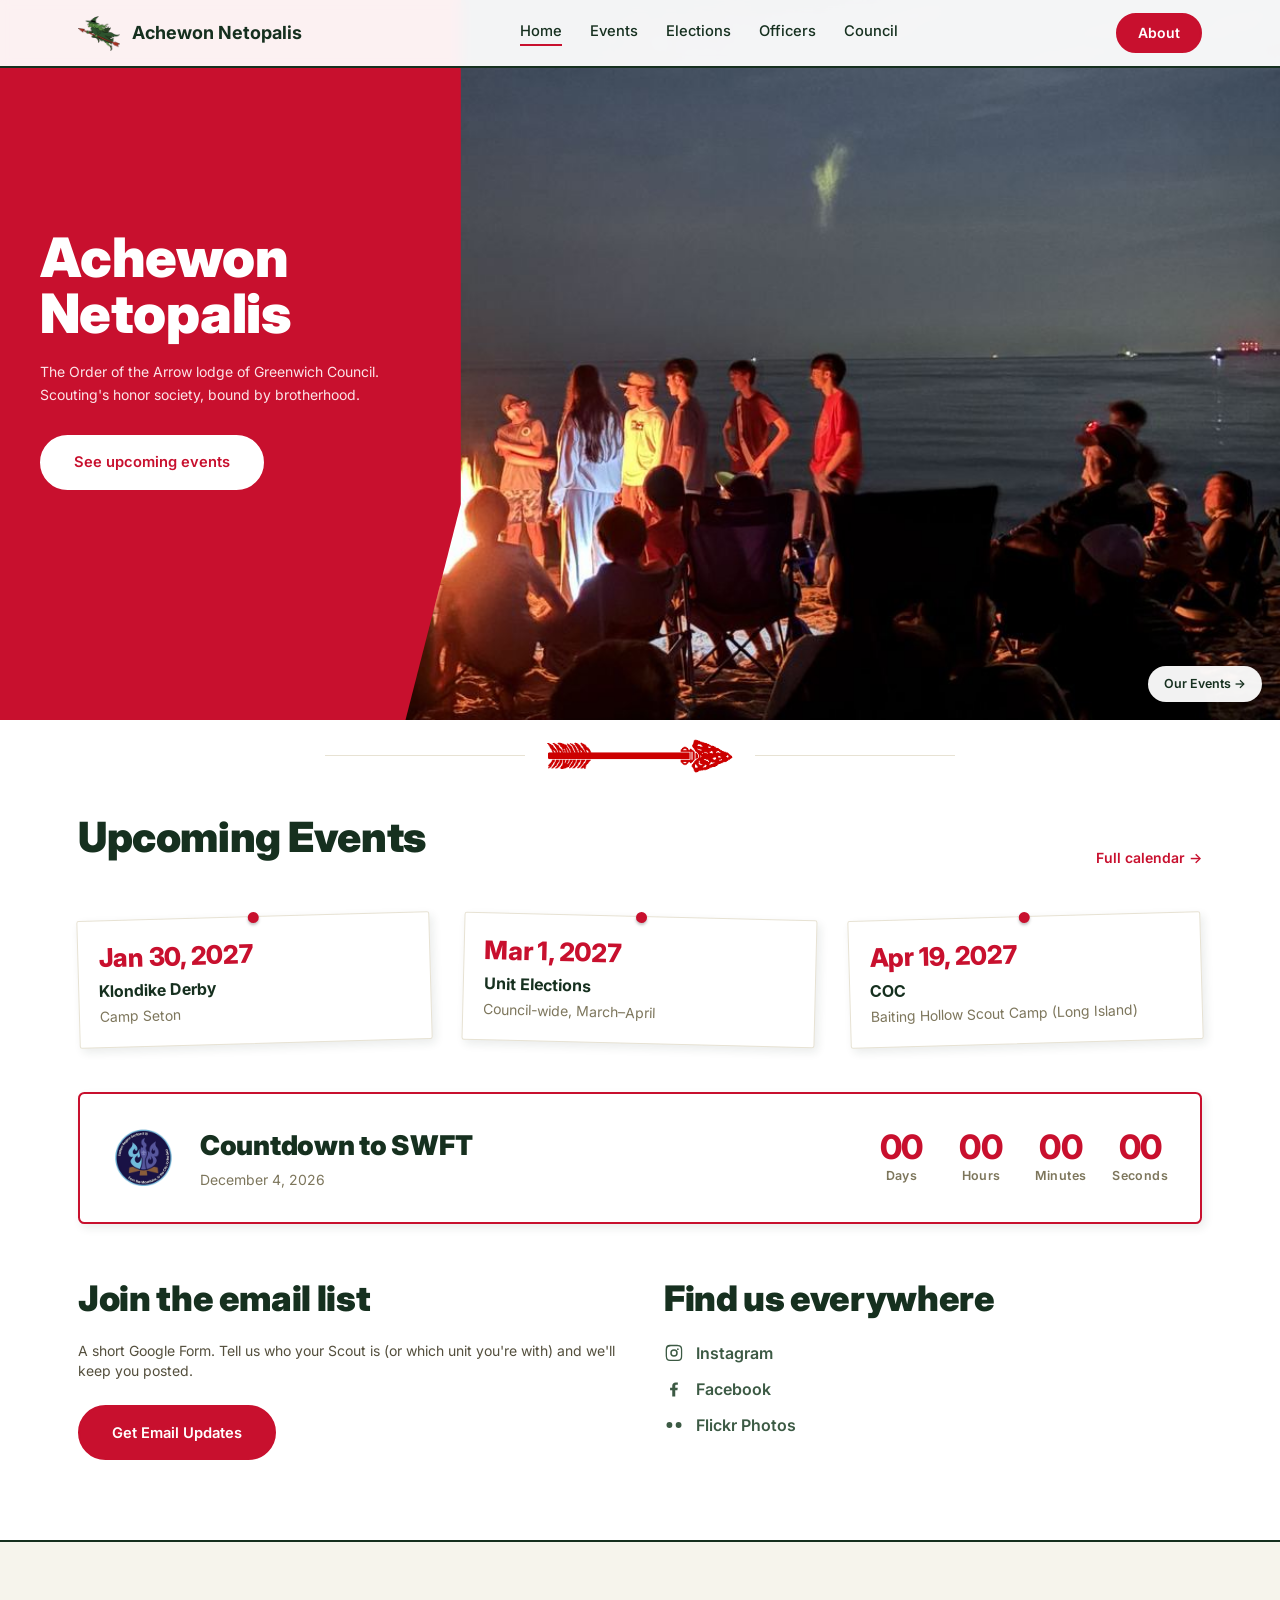
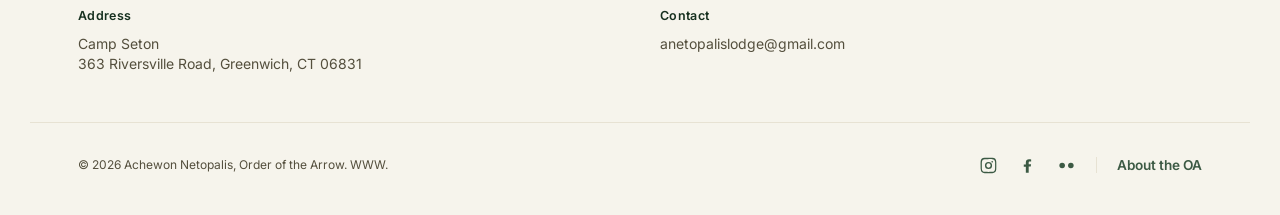
<file: index.html>
<!DOCTYPE html>
<html lang="en">
<head>
<meta charset="UTF-8">
<meta name="viewport" content="width=device-width, initial-scale=1.0">
<title>Achewon Netopalis | Order of the Arrow</title>
<meta name="description" content="Achewon Netopalis is the Order of the Arrow lodge of Greenwich Council. Find upcoming events, elections, officers, and ways to get involved.">
<link rel="preconnect" href="https://fonts.gstatic.com" crossorigin>
<!-- Speeds up loading of the first hero photo. If you change the FIRST filename
     listed in hero-images.js, update this href to match. -->
<link rel="preload" as="image" href="assets/Hero/IMG_3923.jpeg" fetchpriority="high">
<link rel="icon" type="image/png" href="assets/logo.png">
<link rel="preconnect" href="https://fonts.googleapis.com">
<link rel="stylesheet" href="assets/styles.css">
<link rel="preload" as="style" href="https://fonts.googleapis.com/css2?family=Inter:wght@400;500;600;700;800;900&display=swap">
<link rel="stylesheet" href="https://fonts.googleapis.com/css2?family=Inter:wght@400;500;600;700;800;900&display=swap" media="print" onload="this.media='all'">
<noscript><link rel="stylesheet" href="https://fonts.googleapis.com/css2?family=Inter:wght@400;500;600;700;800;900&display=swap"></noscript>
</head>
<body class="w-full" data-page="home">

<header class="fixed top-0 left-0 right-0 z-50" style="background:rgba(255,255,255,0.94); backdrop-filter:blur(6px); border-bottom:2px solid var(--forest);">
  <div class="fluid flex items-center justify-between py-3">
    <a href="./" class="flex items-center gap-3 shrink-0">
      <img src="assets/logo.png" alt="Achewon Netopalis emblem" width="100" height="100" class="shrink-0" style="height:42px; width:auto; object-fit:contain;">
      <span class="font-bold text-lg leading-tight" style="color:var(--forest);">Achewon Netopalis</span>
    </a>
    <nav class="hidden md:flex items-center gap-7" style="color:var(--forest);">
      <a href="./" class="nav-link active">Home</a>
      <a href="events/" class="nav-link">Events</a>
      <a href="elections/" class="nav-link">Elections</a>
      <a href="officers/" class="nav-link">Officers</a>
      <a href="https://www.greenwichscouting.org/" target="_blank" rel="noopener" class="nav-link">Council</a>
    </nav>
    <a href="https://oa-scouting.org/about" target="_blank" rel="noopener" class="hidden md:inline-flex btn-fill !py-2 !px-5 !text-sm">About</a>
    <button id="menu-btn" class="md:hidden" style="color:var(--forest);" aria-label="Toggle menu">
      <svg id="icon-open" width="26" height="26" viewBox="0 0 24 24" fill="none" stroke="currentColor" stroke-width="2" stroke-linecap="round"><line x1="3" y1="6" x2="21" y2="6"/><line x1="3" y1="12" x2="21" y2="12"/><line x1="3" y1="18" x2="21" y2="18"/></svg>
      <svg id="icon-close" width="26" height="26" viewBox="0 0 24 24" fill="none" stroke="currentColor" stroke-width="2" stroke-linecap="round" class="hidden"><line x1="18" y1="6" x2="6" y2="18"/><line x1="6" y1="6" x2="18" y2="18"/></svg>
    </button>
  </div>
  <div id="mobile-menu" class="md:hidden">
    <div class="fluid flex flex-col gap-1 pb-5 text-sm" style="color:var(--forest);">
      <a href="./" class="nav-link py-2 border-b" style="border-color:var(--line);">Home</a>
      <a href="events/" class="nav-link py-2 border-b" style="border-color:var(--line);">Events</a>
      <a href="elections/" class="nav-link py-2 border-b" style="border-color:var(--line);">Elections</a>
      <a href="officers/" class="nav-link py-2 border-b" style="border-color:var(--line);">Officers</a>
      <a href="https://www.greenwichscouting.org/" target="_blank" rel="noopener" class="nav-link py-2">Greenwich Council</a>
    </div>
  </div>
</header>

<main>
<!-- HERO -->
<section class="relative w-full overflow-hidden md:min-h-[min(88vh,720px)]" style="background:var(--bone);">
  <!-- Photos are added automatically from hero-images.js. Edit that file, not this one. -->
  <div id="hero-photos" class="relative h-72 sm:h-96 md:absolute md:inset-0 md:h-auto">
    <a href="events/" class="event-badge" style="bottom:1.1rem; right:1.1rem;">Our Events &rarr;</a>
  </div>
  <script src="hero-images.js"></script>
  <script>
    initHeroPhotos('hero-photos', 5);
  </script>

  <div class="relative w-full md:absolute md:top-0 md:left-0 md:h-full md:w-[min(36%,520px)] angle-panel flex items-center" style="background:var(--red);">
    <div class="hero-reveal px-6 sm:px-10 py-10 w-full">
      <h1 class="headline leading-[1.02] mb-5" style="font-size:clamp(2.1rem,4.6vw,3.4rem); color:#fff;">Achewon Netopalis</h1>
      <p class="mb-7 text-sm leading-relaxed" style="color:#fce4e8; max-width:22rem;">The Order of the Arrow lodge of Greenwich Council. Scouting's honor society, bound by brotherhood.</p>
      <div class="flex flex-col items-start gap-3">
        <a href="#events" class="btn-fill-onred">See upcoming events</a>
      </div>
    </div>
  </div>
</section>

<!-- ARROW DIVIDER -->
<div class="w-full flex items-center justify-center gap-5" style="padding-top:1.1rem; padding-bottom:0;">
  <div class="flex-1 h-px" style="background:var(--line); max-width:200px;"></div>
  <div class="arrow-divider-wrap">
    <img src="assets/oaarrow.png" alt="" width="99" height="524">
  </div>
  <div class="flex-1 h-px" style="background:var(--line); max-width:200px;"></div>
</div>

<!-- EVENTS: pinned-note tiles -->
<section id="events" class="w-full pt-6 pb-2 sm:pt-8 sm:pb-4">
  <div class="fluid">
    <div class="flex items-end justify-between mb-12 flex-wrap gap-4">
      <div>
        <h2 class="headline" style="font-size:clamp(1.9rem,3.4vw,2.6rem); color:var(--forest);">Upcoming Events</h2>
      </div>
      <a href="events/" class="font-semibold text-sm" style="color:var(--red);">Full calendar &rarr;</a>
    </div>
    <!-- This grid is filled in automatically from events-data.js. Add/edit events there, not here. -->
    <div id="events-grid" class="grid sm:grid-cols-3 gap-10 sm:gap-8"></div>

    <!-- SWFT COUNTDOWN -->
    <div class="flex flex-col sm:flex-row sm:items-center gap-6 p-6 sm:p-8 mt-10 sm:mt-12" style="background:#fff; border:2px solid var(--red); border-radius:0.4rem; box-shadow:3px 4px 10px rgba(22,48,31,0.09);">
      <img src="assets/SectionE18.png" alt="Section E18" width="160" height="160" class="shrink-0" style="width:64px; height:64px; object-fit:contain;">
      <div class="flex-1 flex flex-col sm:flex-row sm:items-center sm:justify-between gap-6">
        <div>
          <h3 class="headline" style="font-size:clamp(1.3rem,2.2vw,1.7rem); color:var(--forest);">Countdown to SWFT</h3>
          <p class="text-sm mt-1" style="color:#7d765c;">December 4, 2026</p>
        </div>
        <div id="swft-countdown" class="grid grid-cols-4 gap-4 sm:gap-6 text-center">
          <div>
            <div id="swft-days" class="note-date" style="font-size:clamp(1.6rem,3vw,2.1rem);">00</div>
            <div class="kicker mt-1" style="color:#7d765c;">Days</div>
          </div>
          <div>
            <div id="swft-hours" class="note-date" style="font-size:clamp(1.6rem,3vw,2.1rem);">00</div>
            <div class="kicker mt-1" style="color:#7d765c;">Hours</div>
          </div>
          <div>
            <div id="swft-minutes" class="note-date" style="font-size:clamp(1.6rem,3vw,2.1rem);">00</div>
            <div class="kicker mt-1" style="color:#7d765c;">Minutes</div>
          </div>
          <div>
            <div id="swft-seconds" class="note-date" style="font-size:clamp(1.6rem,3vw,2.1rem);">00</div>
            <div class="kicker mt-1" style="color:#7d765c;">Seconds</div>
          </div>
        </div>
      </div>
    </div>
    <script>
      (function () {
        const target = new Date('2026-12-04T00:00:00');
        const daysEl = document.getElementById('swft-days');
        const hoursEl = document.getElementById('swft-hours');
        const minutesEl = document.getElementById('swft-minutes');
        const secondsEl = document.getElementById('swft-seconds');

        function pad(n) { return String(n).padStart(2, '0'); }

        function tick() {
          const diff = target - new Date();
          if (diff <= 0) {
            daysEl.textContent = '00';
            hoursEl.textContent = '00';
            minutesEl.textContent = '00';
            secondsEl.textContent = '00';
            clearInterval(timer);
            return;
          }
          const days = Math.floor(diff / (1000 * 60 * 60 * 24));
          const hours = Math.floor((diff / (1000 * 60 * 60)) % 24);
          const minutes = Math.floor((diff / (1000 * 60)) % 60);
          const seconds = Math.floor((diff / 1000) % 60);
          daysEl.textContent = pad(days);
          hoursEl.textContent = pad(hours);
          minutesEl.textContent = pad(minutes);
          secondsEl.textContent = pad(seconds);
        }

        tick();
        const timer = setInterval(tick, 1000);
      })();
    </script>
  </div>
</section>

<!-- EVENT DETAIL MODAL: white card, red border, arrow tucked inside near the bottom -->
<div id="event-modal" onclick="closeModalOnBackdrop(event)">
  <div class="modal-card">
    <button class="modal-close" onclick="closeEventModal()" aria-label="Close">
      <svg width="20" height="20" viewBox="0 0 24 24" fill="none" stroke="currentColor" stroke-width="2" stroke-linecap="round"><line x1="18" y1="6" x2="6" y2="18"/><line x1="6" y1="6" x2="18" y2="18"/></svg>
    </button>
    <p id="modal-date" class="kicker mb-3" style="color:var(--red);"></p>
    <h3 id="modal-title" class="font-bold" style="font-size:1.7rem; color:var(--forest);"></h3>
    <p id="modal-location" class="mt-2 mb-5" style="font-size:1rem; color:#7d765c;"></p>
    <p id="modal-desc" class="leading-relaxed" style="font-size:1.05rem; color:#544f3d;"></p>
    <a id="modal-link" href="#" target="_blank" rel="noopener" class="btn-fill !py-2.5 !px-6 mt-5" hidden>Register</a>
    <div class="modal-arrow-wrap">
      <img src="assets/oaarrow.png" alt="" width="99" height="524">
    </div>
  </div>
</div>

<!-- EMAIL LIST + SOCIALS: combined side by side -->
<section id="email-list" class="w-full pt-6 pb-16 sm:pt-8 sm:pb-20">
  <div class="fluid grid md:grid-cols-2 gap-12 items-start">
    <div>
      <h2 class="headline mb-4" style="font-size:clamp(1.7rem,2.8vw,2.2rem); color:var(--forest);">Join the email list</h2>
      <p class="text-sm mb-6" style="color:#544f3d;">A short Google Form. Tell us who your Scout is (or which unit you're with) and we'll keep you posted.</p>
      <a href="https://forms.gle/zYBpZf2CGtXcBHscA" target="_blank" rel="noopener" class="btn-fill">Get Email Updates</a>
    </div>
    <div>
      <h2 class="headline mb-4" style="font-size:clamp(1.7rem,2.8vw,2.2rem); color:var(--forest);">Find us everywhere</h2>
      <div class="flex flex-col gap-3">
        <a href="https://www.instagram.com/achewonnetopalis/" target="_blank" rel="noopener" class="flex items-center gap-3 font-semibold" style="color:var(--forest-soft);" onmouseover="this.style.color='#c8102e'" onmouseout="this.style.color='#3c5a44'">
          <svg width="20" height="20" viewBox="0 0 24 24" fill="currentColor"><path d="M12 2.2c3.2 0 3.6 0 4.9.07 3.3.15 4.8 1.7 4.9 4.9.07 1.3.07 1.6.07 4.8s0 3.6-.07 4.8c-.15 3.2-1.7 4.8-4.9 4.9-1.3.07-1.6.07-4.9.07s-3.6 0-4.9-.07c-3.2-.15-4.8-1.7-4.9-4.9C2 15.6 2 15.3 2 12s0-3.6.07-4.9c.15-3.2 1.7-4.8 4.9-4.9C8.4 2.2 8.7 2.2 12 2.2zm0 1.8c-3.1 0-3.5 0-4.7.07-2.3.1-3.5 1.3-3.6 3.6C3.6 8.7 3.6 9 3.6 12s0 3.3.07 4.4c.1 2.3 1.3 3.5 3.6 3.6 1.2.07 1.6.07 4.7.07s3.5 0 4.7-.07c2.3-.1 3.5-1.3 3.6-3.6.07-1.1.07-1.4.07-4.4s0-3.3-.07-4.4c-.1-2.3-1.3-3.5-3.6-3.6-1.2-.07-1.6-.07-4.7-.07zm0 3.5a4.5 4.5 0 1 1 0 9 4.5 4.5 0 0 1 0-9zm0 1.8a2.7 2.7 0 1 0 0 5.4 2.7 2.7 0 0 0 0-5.4zm5.7-1.9a1.05 1.05 0 1 1-2.1 0 1.05 1.05 0 0 1 2.1 0z"/></svg>
          Instagram
        </a>
        <a href="https://www.facebook.com/profile.php?id=61592514915849" target="_blank" rel="noopener" class="flex items-center gap-3 font-semibold" style="color:var(--forest-soft);" onmouseover="this.style.color='#c8102e'" onmouseout="this.style.color='#3c5a44'">
          <svg width="20" height="20" viewBox="0 0 24 24" fill="currentColor"><path d="M13.5 21v-7.6h2.6l.4-3h-3v-1.9c0-.87.24-1.46 1.5-1.46h1.6V4.34C15.9 4.24 15 4.18 13.9 4.18c-2.4 0-4 1.44-4 4.1v2.3H7.3v3h2.6V21h3.6z"/></svg>
          Facebook
        </a>
        <a href="https://www.flickr.com/photos/204835297@N02/" target="_blank" rel="noopener" class="flex items-center gap-3 font-semibold" style="color:var(--forest-soft);" onmouseover="this.style.color='#c8102e'" onmouseout="this.style.color='#3c5a44'">
          <svg width="20" height="20" viewBox="0 0 24 24" fill="currentColor"><circle cx="6.5" cy="12" r="3.5"/><circle cx="17.5" cy="12" r="3.5"/></svg>
          Flickr Photos
        </a>
      </div>
    </div>
  </div>
</section>
</main>

<footer class="w-full pt-16 pb-10" style="background:var(--bone); border-top:2px solid var(--forest);">
  <div class="fluid grid sm:grid-cols-2 gap-10 text-sm mb-12" style="color:#544f3d;">
    <div>
      <p class="kicker mb-2" style="color:var(--forest);">Address</p>
      <p>Camp Seton<br>363 Riversville Road, Greenwich, CT 06831</p>
    </div>
    <div>
      <p class="kicker mb-2" style="color:var(--forest);">Contact</p>
      <p>anetopalislodge@gmail.com</p>
    </div>
  </div>
  <div class="fluid flex flex-col sm:flex-row items-center justify-between gap-6 pt-8 border-t" style="border-color:var(--line);">
    <p class="text-xs" style="color:#544f3d;">&copy; 2026 Achewon Netopalis, Order of the Arrow. WWW.</p>
    <div class="flex items-center gap-5">
      <a href="https://www.instagram.com/achewonnetopalis/" target="_blank" rel="noopener" aria-label="Instagram" style="color:var(--forest-soft);" onmouseover="this.style.color='#c8102e'" onmouseout="this.style.color='#3c5a44'">
        <svg width="19" height="19" viewBox="0 0 24 24" fill="currentColor"><path d="M12 2.2c3.2 0 3.6 0 4.9.07 3.3.15 4.8 1.7 4.9 4.9.07 1.3.07 1.6.07 4.8s0 3.6-.07 4.8c-.15 3.2-1.7 4.8-4.9 4.9-1.3.07-1.6.07-4.9.07s-3.6 0-4.9-.07c-3.2-.15-4.8-1.7-4.9-4.9C2 15.6 2 15.3 2 12s0-3.6.07-4.9c.15-3.2 1.7-4.8 4.9-4.9C8.4 2.2 8.7 2.2 12 2.2zm0 1.8c-3.1 0-3.5 0-4.7.07-2.3.1-3.5 1.3-3.6 3.6C3.6 8.7 3.6 9 3.6 12s0 3.3.07 4.4c.1 2.3 1.3 3.5 3.6 3.6 1.2.07 1.6.07 4.7.07s3.5 0 4.7-.07c2.3-.1 3.5-1.3 3.6-3.6.07-1.1.07-1.4.07-4.4s0-3.3-.07-4.4c-.1-2.3-1.3-3.5-3.6-3.6-1.2-.07-1.6-.07-4.7-.07zm0 3.5a4.5 4.5 0 1 1 0 9 4.5 4.5 0 0 1 0-9zm0 1.8a2.7 2.7 0 1 0 0 5.4 2.7 2.7 0 0 0 0-5.4zm5.7-1.9a1.05 1.05 0 1 1-2.1 0 1.05 1.05 0 0 1 2.1 0z"/></svg>
      </a>
      <a href="https://www.facebook.com/profile.php?id=61592514915849" target="_blank" rel="noopener" aria-label="Facebook" style="color:var(--forest-soft);" onmouseover="this.style.color='#c8102e'" onmouseout="this.style.color='#3c5a44'">
        <svg width="19" height="19" viewBox="0 0 24 24" fill="currentColor"><path d="M13.5 21v-7.6h2.6l.4-3h-3v-1.9c0-.87.24-1.46 1.5-1.46h1.6V4.34C15.9 4.24 15 4.18 13.9 4.18c-2.4 0-4 1.44-4 4.1v2.3H7.3v3h2.6V21h3.6z"/></svg>
      </a>
      <a href="https://www.flickr.com/photos/204835297@N02/" target="_blank" rel="noopener" aria-label="Flickr" style="color:var(--forest-soft);" onmouseover="this.style.color='#c8102e'" onmouseout="this.style.color='#3c5a44'">
        <svg width="19" height="19" viewBox="0 0 24 24" fill="currentColor"><circle cx="6.5" cy="12" r="3.5"/><circle cx="17.5" cy="12" r="3.5"/></svg>
      </a>
      <span style="width:1px; height:16px; background:var(--line);"></span>
      <a href="https://oa-scouting.org/about" target="_blank" rel="noopener" class="font-semibold" style="color:var(--forest-soft); font-size:0.85rem;" onmouseover="this.style.color='#c8102e'" onmouseout="this.style.color='#3c5a44'">About the OA</a>
    </div>
  </div>
</footer>

<script src="events-data.js"></script>
<script>
  const menuBtn = document.getElementById('menu-btn');
  const menu = document.getElementById('mobile-menu');
  const iconOpen = document.getElementById('icon-open');
  const iconClose = document.getElementById('icon-close');
  menuBtn.addEventListener('click', () => {
    menu.classList.toggle('open');
    iconOpen.classList.toggle('hidden');
    iconClose.classList.toggle('hidden');
  });

  // Show the next 3 upcoming events. Edit events-data.js to change what shows here.
  renderEventTiles('events-grid', 3);
</script>
</body>
</html>
</file>
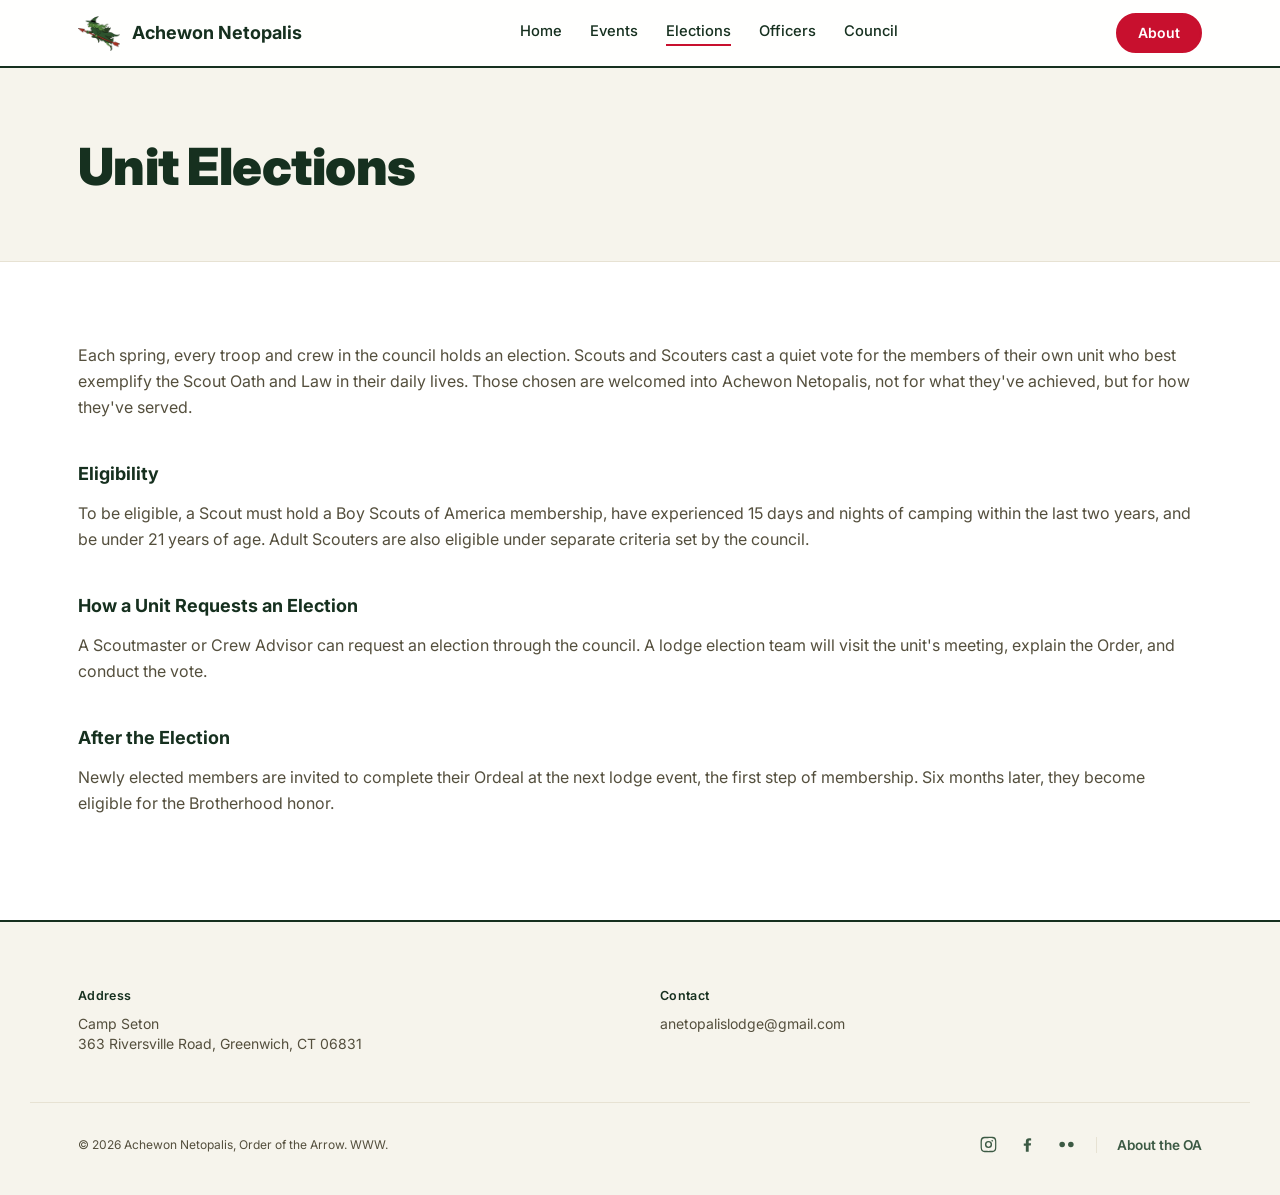
<file: elections/index.html>
<!DOCTYPE html>
<html lang="en">
<head>
<meta charset="UTF-8">
<meta name="viewport" content="width=device-width, initial-scale=1.0">
<title>Elections | Achewon Netopalis</title>
<meta name="description" content="How unit elections work for Achewon Netopalis, the Order of the Arrow lodge of Greenwich Council: eligibility, the election process, and what happens after.">
<link rel="icon" type="image/png" href="../assets/logo.png">
<link rel="preconnect" href="https://fonts.googleapis.com">
<link rel="preconnect" href="https://fonts.gstatic.com" crossorigin>
<link rel="stylesheet" href="../assets/styles.css">
<link rel="preload" as="style" href="https://fonts.googleapis.com/css2?family=Inter:wght@400;500;600;700;800;900&display=swap">
<link rel="stylesheet" href="https://fonts.googleapis.com/css2?family=Inter:wght@400;500;600;700;800;900&display=swap" media="print" onload="this.media='all'">
<noscript><link rel="stylesheet" href="https://fonts.googleapis.com/css2?family=Inter:wght@400;500;600;700;800;900&display=swap"></noscript>
</head>
<body class="w-full" data-page="elections">

<header class="fixed top-0 left-0 right-0 z-50" style="background:rgba(255,255,255,0.94); backdrop-filter:blur(6px); border-bottom:2px solid var(--forest);">
  <div class="fluid flex items-center justify-between py-3">
    <a href="../" class="flex items-center gap-3 shrink-0">
      <img src="../assets/logo.png" alt="Achewon Netopalis emblem" width="100" height="100" class="shrink-0" style="height:42px; width:auto; object-fit:contain;">
      <span class="font-bold text-lg leading-tight" style="color:var(--forest);">Achewon Netopalis</span>
    </a>
    <nav class="hidden md:flex items-center gap-7" style="color:var(--forest);">
      <a href="../" class="nav-link">Home</a>
      <a href="../events/" class="nav-link">Events</a>
      <a href="../elections/" class="nav-link active">Elections</a>
      <a href="../officers/" class="nav-link">Officers</a>
      <a href="https://www.greenwichscouting.org/" target="_blank" rel="noopener" class="nav-link">Council</a>
    </nav>
    <a href="https://oa-scouting.org/about" target="_blank" rel="noopener" class="hidden md:inline-flex btn-fill !py-2 !px-5 !text-sm">About</a>
    <button id="menu-btn" class="md:hidden" style="color:var(--forest);" aria-label="Toggle menu">
      <svg id="icon-open" width="26" height="26" viewBox="0 0 24 24" fill="none" stroke="currentColor" stroke-width="2" stroke-linecap="round"><line x1="3" y1="6" x2="21" y2="6"/><line x1="3" y1="12" x2="21" y2="12"/><line x1="3" y1="18" x2="21" y2="18"/></svg>
      <svg id="icon-close" width="26" height="26" viewBox="0 0 24 24" fill="none" stroke="currentColor" stroke-width="2" stroke-linecap="round" class="hidden"><line x1="18" y1="6" x2="6" y2="18"/><line x1="6" y1="6" x2="18" y2="18"/></svg>
    </button>
  </div>
  <div id="mobile-menu" class="md:hidden">
    <div class="fluid flex flex-col gap-1 pb-5 text-sm" style="color:var(--forest);">
      <a href="../" class="nav-link py-2 border-b" style="border-color:var(--line);">Home</a>
      <a href="../events/" class="nav-link py-2 border-b" style="border-color:var(--line);">Events</a>
      <a href="../elections/" class="nav-link py-2 border-b" style="border-color:var(--line);">Elections</a>
      <a href="../officers/" class="nav-link py-2 border-b" style="border-color:var(--line);">Officers</a>
      <a href="https://www.greenwichscouting.org/" target="_blank" rel="noopener" class="nav-link py-2">Greenwich Council</a>
    </div>
  </div>
</header>

<main>
<section class="w-full pt-32 pb-14" style="background:var(--bone); border-bottom:1px solid var(--line);">
  <div class="fluid">
    <h1 class="headline" style="font-size:clamp(2.1rem,4.4vw,3.2rem); color:var(--forest);">Unit Elections</h1>
  </div>
</section>

<section class="w-full py-16 sm:py-20">
  <div class="fluid max-w-2xl">
    <p class="leading-relaxed mb-6" style="color:#544f3d;">Each spring, every troop and crew in the council holds an election. Scouts and Scouters cast a quiet vote for the members of their own unit who best exemplify the Scout Oath and Law in their daily lives. Those chosen are welcomed into Achewon Netopalis, not for what they've achieved, but for how they've served.</p>

    <h2 class="font-bold text-lg mt-10 mb-3" style="color:var(--forest);">Eligibility</h2>
    <p class="leading-relaxed mb-6" style="color:#544f3d;">To be eligible, a Scout must hold a Boy Scouts of America membership, have experienced 15 days and nights of camping within the last two years, and be under 21 years of age. Adult Scouters are also eligible under separate criteria set by the council.</p>

    <h2 class="font-bold text-lg mt-10 mb-3" style="color:var(--forest);">How a Unit Requests an Election</h2>
    <p class="leading-relaxed mb-6" style="color:#544f3d;">A Scoutmaster or Crew Advisor can request an election through the council. A lodge election team will visit the unit's meeting, explain the Order, and conduct the vote.</p>

    <h2 class="font-bold text-lg mt-10 mb-3" style="color:var(--forest);">After the Election</h2>
    <p class="leading-relaxed mb-6" style="color:#544f3d;">Newly elected members are invited to complete their Ordeal at the next lodge event, the first step of membership. Six months later, they become eligible for the Brotherhood honor.</p>
  </div>
</section>
</main>

<footer class="w-full pt-16 pb-10" style="background:var(--bone); border-top:2px solid var(--forest);">
  <div class="fluid grid sm:grid-cols-2 gap-10 text-sm mb-12" style="color:#544f3d;">
    <div>
      <p class="kicker mb-2" style="color:var(--forest);">Address</p>
      <p>Camp Seton<br>363 Riversville Road, Greenwich, CT 06831</p>
    </div>
    <div>
      <p class="kicker mb-2" style="color:var(--forest);">Contact</p>
      <p>anetopalislodge@gmail.com</p>
    </div>
  </div>
  <div class="fluid flex flex-col sm:flex-row items-center justify-between gap-6 pt-8 border-t" style="border-color:var(--line);">
    <p class="text-xs" style="color:#544f3d;">&copy; 2026 Achewon Netopalis, Order of the Arrow. WWW.</p>
    <div class="flex items-center gap-5">
      <a href="https://www.instagram.com/achewonnetopalis/" target="_blank" rel="noopener" aria-label="Instagram" style="color:var(--forest-soft);" onmouseover="this.style.color='#c8102e'" onmouseout="this.style.color='#3c5a44'">
        <svg width="19" height="19" viewBox="0 0 24 24" fill="currentColor"><path d="M12 2.2c3.2 0 3.6 0 4.9.07 3.3.15 4.8 1.7 4.9 4.9.07 1.3.07 1.6.07 4.8s0 3.6-.07 4.8c-.15 3.2-1.7 4.8-4.9 4.9-1.3.07-1.6.07-4.9.07s-3.6 0-4.9-.07c-3.2-.15-4.8-1.7-4.9-4.9C2 15.6 2 15.3 2 12s0-3.6.07-4.9c.15-3.2 1.7-4.8 4.9-4.9C8.4 2.2 8.7 2.2 12 2.2zm0 1.8c-3.1 0-3.5 0-4.7.07-2.3.1-3.5 1.3-3.6 3.6C3.6 8.7 3.6 9 3.6 12s0 3.3.07 4.4c.1 2.3 1.3 3.5 3.6 3.6 1.2.07 1.6.07 4.7.07s3.5 0 4.7-.07c2.3-.1 3.5-1.3 3.6-3.6.07-1.1.07-1.4.07-4.4s0-3.3-.07-4.4c-.1-2.3-1.3-3.5-3.6-3.6-1.2-.07-1.6-.07-4.7-.07zm0 3.5a4.5 4.5 0 1 1 0 9 4.5 4.5 0 0 1 0-9zm0 1.8a2.7 2.7 0 1 0 0 5.4 2.7 2.7 0 0 0 0-5.4zm5.7-1.9a1.05 1.05 0 1 1-2.1 0 1.05 1.05 0 0 1 2.1 0z"/></svg>
      </a>
      <a href="https://www.facebook.com/profile.php?id=61592514915849" target="_blank" rel="noopener" aria-label="Facebook" style="color:var(--forest-soft);" onmouseover="this.style.color='#c8102e'" onmouseout="this.style.color='#3c5a44'">
        <svg width="19" height="19" viewBox="0 0 24 24" fill="currentColor"><path d="M13.5 21v-7.6h2.6l.4-3h-3v-1.9c0-.87.24-1.46 1.5-1.46h1.6V4.34C15.9 4.24 15 4.18 13.9 4.18c-2.4 0-4 1.44-4 4.1v2.3H7.3v3h2.6V21h3.6z"/></svg>
      </a>
      <a href="https://www.flickr.com/photos/204835297@N02/" target="_blank" rel="noopener" aria-label="Flickr" style="color:var(--forest-soft);" onmouseover="this.style.color='#c8102e'" onmouseout="this.style.color='#3c5a44'">
        <svg width="19" height="19" viewBox="0 0 24 24" fill="currentColor"><circle cx="6.5" cy="12" r="3.5"/><circle cx="17.5" cy="12" r="3.5"/></svg>
      </a>
      <span style="width:1px; height:16px; background:var(--line);"></span>
      <a href="https://oa-scouting.org/about" target="_blank" rel="noopener" class="font-semibold" style="color:var(--forest-soft); font-size:0.85rem;" onmouseover="this.style.color='#c8102e'" onmouseout="this.style.color='#3c5a44'">About the OA</a>
    </div>
  </div>
</footer>

<script>
  const menuBtn = document.getElementById('menu-btn');
  const menu = document.getElementById('mobile-menu');
  const iconOpen = document.getElementById('icon-open');
  const iconClose = document.getElementById('icon-close');
  menuBtn.addEventListener('click', () => {
    menu.classList.toggle('open');
    iconOpen.classList.toggle('hidden');
    iconClose.classList.toggle('hidden');
  });
</script>
</body>
</html>
</file>
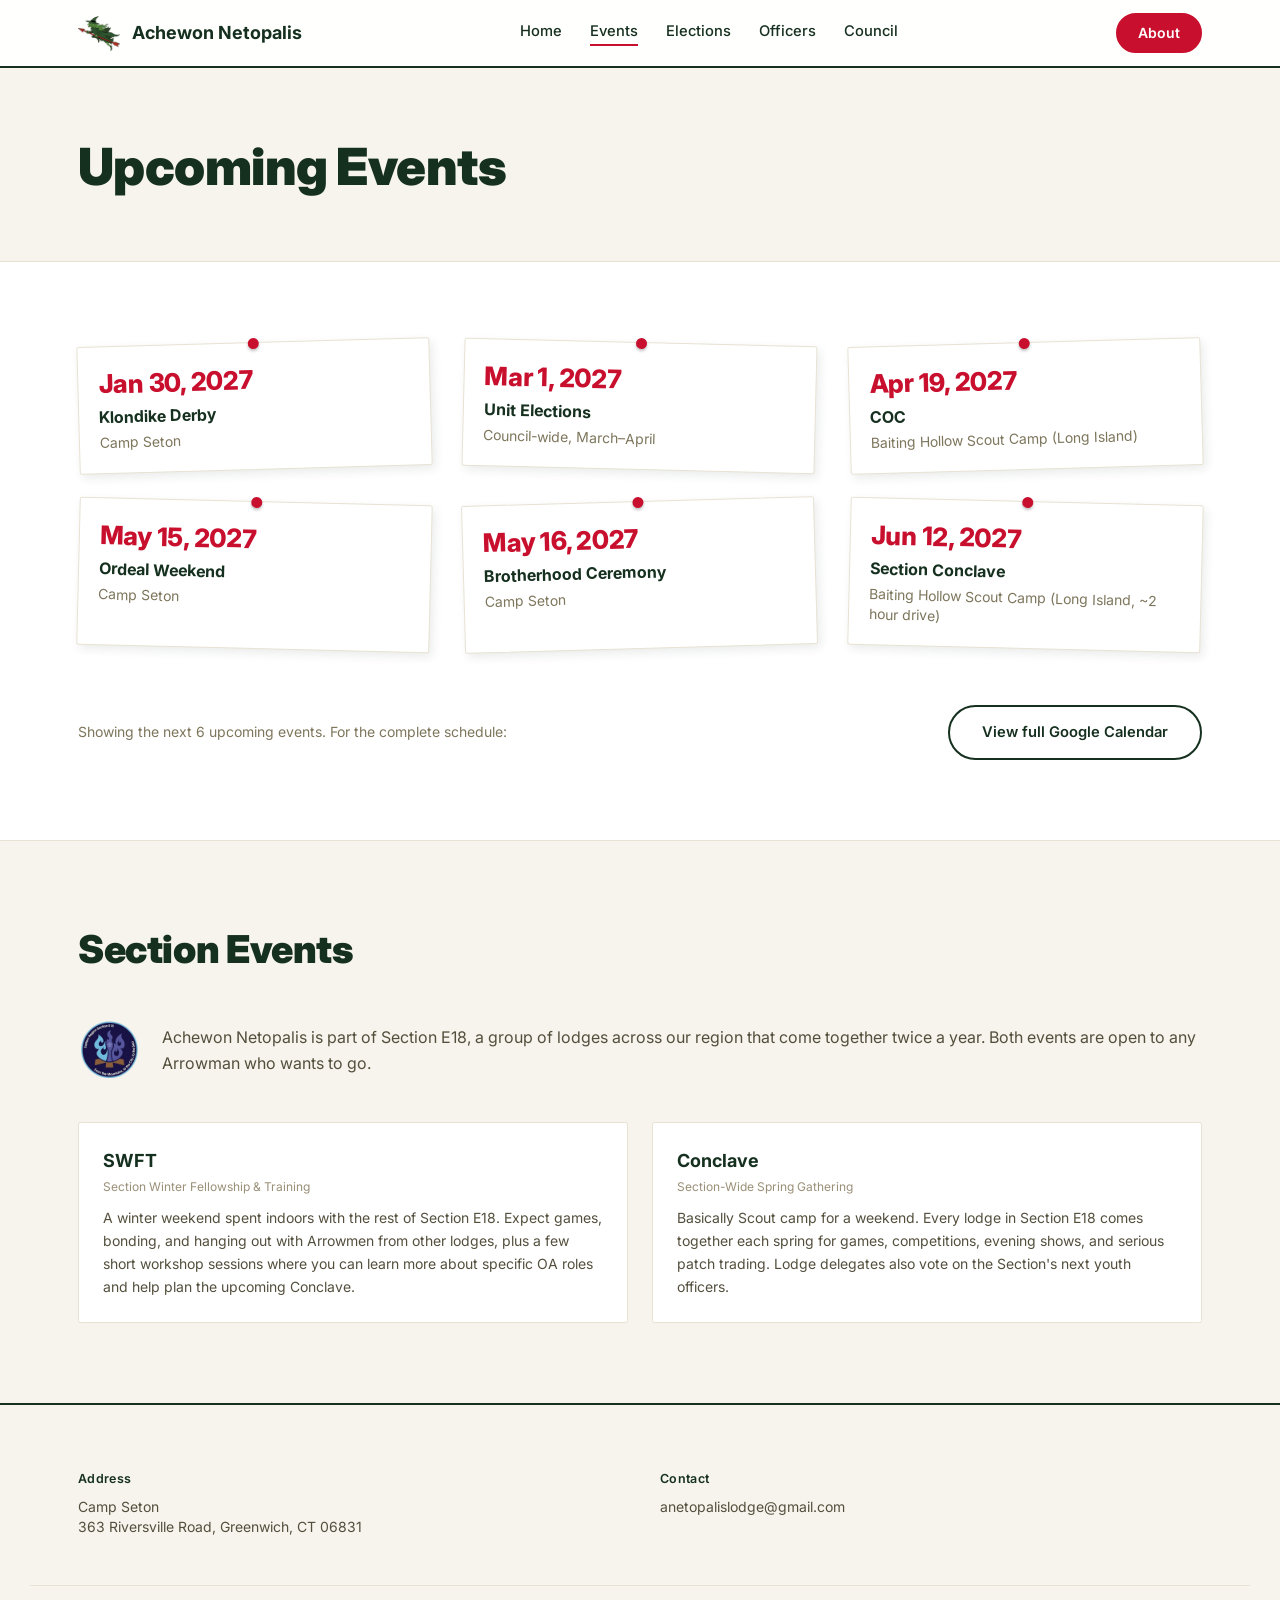
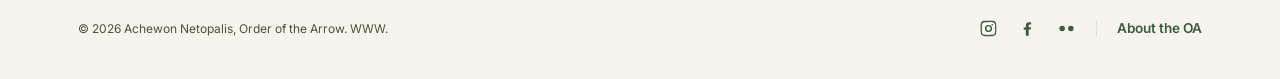
<file: events/index.html>
<!DOCTYPE html>
<html lang="en">
<head>
<meta charset="UTF-8">
<meta name="viewport" content="width=device-width, initial-scale=1.0">
<title>Events | Achewon Netopalis</title>
<meta name="description" content="Upcoming events for Achewon Netopalis, the Order of the Arrow lodge of Greenwich Council, plus Section E18's SWFT and Conclave.">
<link rel="icon" type="image/png" href="../assets/logo.png">
<link rel="preconnect" href="https://fonts.googleapis.com">
<link rel="preconnect" href="https://fonts.gstatic.com" crossorigin>
<link rel="stylesheet" href="../assets/styles.css">
<link rel="preload" as="style" href="https://fonts.googleapis.com/css2?family=Inter:wght@400;500;600;700;800;900&display=swap">
<link rel="stylesheet" href="https://fonts.googleapis.com/css2?family=Inter:wght@400;500;600;700;800;900&display=swap" media="print" onload="this.media='all'">
<noscript><link rel="stylesheet" href="https://fonts.googleapis.com/css2?family=Inter:wght@400;500;600;700;800;900&display=swap"></noscript>
</head>
<body class="w-full" data-page="events">

<header class="fixed top-0 left-0 right-0 z-50" style="background:rgba(255,255,255,0.94); backdrop-filter:blur(6px); border-bottom:2px solid var(--forest);">
  <div class="fluid flex items-center justify-between py-3">
    <a href="../" class="flex items-center gap-3 shrink-0">
      <img src="../assets/logo.png" alt="Achewon Netopalis emblem" width="100" height="100" class="shrink-0" style="height:42px; width:auto; object-fit:contain;">
      <span class="font-bold text-lg leading-tight" style="color:var(--forest);">Achewon Netopalis</span>
    </a>
    <nav class="hidden md:flex items-center gap-7" style="color:var(--forest);">
      <a href="../" class="nav-link">Home</a>
      <a href="../events/" class="nav-link active">Events</a>
      <a href="../elections/" class="nav-link">Elections</a>
      <a href="../officers/" class="nav-link">Officers</a>
      <a href="https://www.greenwichscouting.org/" target="_blank" rel="noopener" class="nav-link">Council</a>
    </nav>
    <a href="https://oa-scouting.org/about" target="_blank" rel="noopener" class="hidden md:inline-flex btn-fill !py-2 !px-5 !text-sm">About</a>
    <button id="menu-btn" class="md:hidden" style="color:var(--forest);" aria-label="Toggle menu">
      <svg id="icon-open" width="26" height="26" viewBox="0 0 24 24" fill="none" stroke="currentColor" stroke-width="2" stroke-linecap="round"><line x1="3" y1="6" x2="21" y2="6"/><line x1="3" y1="12" x2="21" y2="12"/><line x1="3" y1="18" x2="21" y2="18"/></svg>
      <svg id="icon-close" width="26" height="26" viewBox="0 0 24 24" fill="none" stroke="currentColor" stroke-width="2" stroke-linecap="round" class="hidden"><line x1="18" y1="6" x2="6" y2="18"/><line x1="6" y1="6" x2="18" y2="18"/></svg>
    </button>
  </div>
  <div id="mobile-menu" class="md:hidden">
    <div class="fluid flex flex-col gap-1 pb-5 text-sm" style="color:var(--forest);">
      <a href="../" class="nav-link py-2 border-b" style="border-color:var(--line);">Home</a>
      <a href="../events/" class="nav-link py-2 border-b" style="border-color:var(--line);">Events</a>
      <a href="../elections/" class="nav-link py-2 border-b" style="border-color:var(--line);">Elections</a>
      <a href="../officers/" class="nav-link py-2 border-b" style="border-color:var(--line);">Officers</a>
      <a href="https://www.greenwichscouting.org/" target="_blank" rel="noopener" class="nav-link py-2">Greenwich Council</a>
    </div>
  </div>
</header>

<main>
<section class="w-full pt-32 pb-14" style="background:var(--bone); border-bottom:1px solid var(--line);">
  <div class="fluid">
    <h1 class="headline" style="font-size:clamp(2.1rem,4.4vw,3.2rem); color:var(--forest);">Upcoming Events</h1>
  </div>
</section>

<section class="w-full py-16 sm:py-20">
  <div class="fluid">
    <!-- This grid is filled in automatically from events-data.js. Add/edit events there, not here. -->
    <div id="events-grid" class="grid sm:grid-cols-3 gap-10 sm:gap-8"></div>

    <div class="flex flex-col sm:flex-row items-center justify-between gap-4 mt-14">
      <p class="text-sm" style="color:#7d765c;">Showing the next 6 upcoming events. For the complete schedule:</p>
      <a href="https://calendar.google.com/calendar/u/0?cid=YW5ldG9wYWxpc2xvZGdlQGdtYWlsLmNvbQ" target="_blank" rel="noopener" class="btn-ghost shrink-0">View full Google Calendar</a>
    </div>
  </div>
</section>

<!-- SECTION EVENTS: annual section-wide gatherings, separate from the lodge's own calendar above -->
<section class="w-full py-16 sm:py-20" style="background:var(--bone); border-top:1px solid var(--line);">
  <div class="fluid">
    <h2 class="headline mb-10" style="font-size:clamp(1.8rem,3.2vw,2.4rem); color:var(--forest);">Section Events</h2>

    <div class="flex items-center gap-5 mb-10">
      <img src="../assets/SectionE18.png" alt="Section E18" width="160" height="160" class="shrink-0" style="width:64px; height:64px; object-fit:contain;">
      <p class="leading-relaxed" style="color:#544f3d;">Achewon Netopalis is part of Section E18, a group of lodges across our region that come together twice a year. Both events are open to any Arrowman who wants to go.</p>
    </div>

    <div class="grid sm:grid-cols-2 gap-6">
      <div class="p-6" style="background:#fff; border:1px solid var(--line); border-radius:0.15rem;">
        <h3 class="font-bold text-lg mb-1" style="color:var(--forest);">SWFT</h3>
        <p class="text-xs mb-3" style="color:#9a9078;">Section Winter Fellowship &amp; Training</p>
        <p class="text-sm leading-relaxed" style="color:#544f3d;">A winter weekend spent indoors with the rest of Section E18. Expect games, bonding, and hanging out with Arrowmen from other lodges, plus a few short workshop sessions where you can learn more about specific OA roles and help plan the upcoming Conclave.</p>
      </div>
      <div class="p-6" style="background:#fff; border:1px solid var(--line); border-radius:0.15rem;">
        <h3 class="font-bold text-lg mb-1" style="color:var(--forest);">Conclave</h3>
        <p class="text-xs mb-3" style="color:#9a9078;">Section-Wide Spring Gathering</p>
        <p class="text-sm leading-relaxed" style="color:#544f3d;">Basically Scout camp for a weekend. Every lodge in Section E18 comes together each spring for games, competitions, evening shows, and serious patch trading. Lodge delegates also vote on the Section's next youth officers.</p>
      </div>
    </div>
  </div>
</section>

<!-- EVENT DETAIL MODAL: white card, red border, arrow tucked inside near the bottom -->
<div id="event-modal" onclick="closeModalOnBackdrop(event)">
  <div class="modal-card">
    <button class="modal-close" onclick="closeEventModal()" aria-label="Close">
      <svg width="20" height="20" viewBox="0 0 24 24" fill="none" stroke="currentColor" stroke-width="2" stroke-linecap="round"><line x1="18" y1="6" x2="6" y2="18"/><line x1="6" y1="6" x2="18" y2="18"/></svg>
    </button>
    <p id="modal-date" class="kicker mb-3" style="color:var(--red);"></p>
    <h3 id="modal-title" class="font-bold" style="font-size:1.7rem; color:var(--forest);"></h3>
    <p id="modal-location" class="mt-2 mb-5" style="font-size:1rem; color:#7d765c;"></p>
    <p id="modal-desc" class="leading-relaxed" style="font-size:1.05rem; color:#544f3d;"></p>
    <a id="modal-link" href="#" target="_blank" rel="noopener" class="btn-fill !py-2.5 !px-6 mt-5" hidden>Register</a>
    <div class="modal-arrow-wrap">
      <img src="../assets/oaarrow.png" alt="" width="99" height="524">
    </div>
  </div>
</div>
</main>

<footer class="w-full pt-16 pb-10" style="background:var(--bone); border-top:2px solid var(--forest);">
  <div class="fluid grid sm:grid-cols-2 gap-10 text-sm mb-12" style="color:#544f3d;">
    <div>
      <p class="kicker mb-2" style="color:var(--forest);">Address</p>
      <p>Camp Seton<br>363 Riversville Road, Greenwich, CT 06831</p>
    </div>
    <div>
      <p class="kicker mb-2" style="color:var(--forest);">Contact</p>
      <p>anetopalislodge@gmail.com</p>
    </div>
  </div>
  <div class="fluid flex flex-col sm:flex-row items-center justify-between gap-6 pt-8 border-t" style="border-color:var(--line);">
    <p class="text-xs" style="color:#544f3d;">&copy; 2026 Achewon Netopalis, Order of the Arrow. WWW.</p>
    <div class="flex items-center gap-5">
      <a href="https://www.instagram.com/achewonnetopalis/" target="_blank" rel="noopener" aria-label="Instagram" style="color:var(--forest-soft);" onmouseover="this.style.color='#c8102e'" onmouseout="this.style.color='#3c5a44'">
        <svg width="19" height="19" viewBox="0 0 24 24" fill="currentColor"><path d="M12 2.2c3.2 0 3.6 0 4.9.07 3.3.15 4.8 1.7 4.9 4.9.07 1.3.07 1.6.07 4.8s0 3.6-.07 4.8c-.15 3.2-1.7 4.8-4.9 4.9-1.3.07-1.6.07-4.9.07s-3.6 0-4.9-.07c-3.2-.15-4.8-1.7-4.9-4.9C2 15.6 2 15.3 2 12s0-3.6.07-4.9c.15-3.2 1.7-4.8 4.9-4.9C8.4 2.2 8.7 2.2 12 2.2zm0 1.8c-3.1 0-3.5 0-4.7.07-2.3.1-3.5 1.3-3.6 3.6C3.6 8.7 3.6 9 3.6 12s0 3.3.07 4.4c.1 2.3 1.3 3.5 3.6 3.6 1.2.07 1.6.07 4.7.07s3.5 0 4.7-.07c2.3-.1 3.5-1.3 3.6-3.6.07-1.1.07-1.4.07-4.4s0-3.3-.07-4.4c-.1-2.3-1.3-3.5-3.6-3.6-1.2-.07-1.6-.07-4.7-.07zm0 3.5a4.5 4.5 0 1 1 0 9 4.5 4.5 0 0 1 0-9zm0 1.8a2.7 2.7 0 1 0 0 5.4 2.7 2.7 0 0 0 0-5.4zm5.7-1.9a1.05 1.05 0 1 1-2.1 0 1.05 1.05 0 0 1 2.1 0z"/></svg>
      </a>
      <a href="https://www.facebook.com/profile.php?id=61592514915849" target="_blank" rel="noopener" aria-label="Facebook" style="color:var(--forest-soft);" onmouseover="this.style.color='#c8102e'" onmouseout="this.style.color='#3c5a44'">
        <svg width="19" height="19" viewBox="0 0 24 24" fill="currentColor"><path d="M13.5 21v-7.6h2.6l.4-3h-3v-1.9c0-.87.24-1.46 1.5-1.46h1.6V4.34C15.9 4.24 15 4.18 13.9 4.18c-2.4 0-4 1.44-4 4.1v2.3H7.3v3h2.6V21h3.6z"/></svg>
      </a>
      <a href="https://www.flickr.com/photos/204835297@N02/" target="_blank" rel="noopener" aria-label="Flickr" style="color:var(--forest-soft);" onmouseover="this.style.color='#c8102e'" onmouseout="this.style.color='#3c5a44'">
        <svg width="19" height="19" viewBox="0 0 24 24" fill="currentColor"><circle cx="6.5" cy="12" r="3.5"/><circle cx="17.5" cy="12" r="3.5"/></svg>
      </a>
      <span style="width:1px; height:16px; background:var(--line);"></span>
      <a href="https://oa-scouting.org/about" target="_blank" rel="noopener" class="font-semibold" style="color:var(--forest-soft); font-size:0.85rem;" onmouseover="this.style.color='#c8102e'" onmouseout="this.style.color='#3c5a44'">About the OA</a>
    </div>
  </div>
</footer>

<script src="../events-data.js"></script>
<script>
  const menuBtn = document.getElementById('menu-btn');
  const menu = document.getElementById('mobile-menu');
  const iconOpen = document.getElementById('icon-open');
  const iconClose = document.getElementById('icon-close');
  menuBtn.addEventListener('click', () => {
    menu.classList.toggle('open');
    iconOpen.classList.toggle('hidden');
    iconClose.classList.toggle('hidden');
  });

  // Show the next 6 upcoming events. Edit events-data.js to change what shows here.
  renderEventTiles('events-grid', 6);
</script>
</body>
</html>
</file>
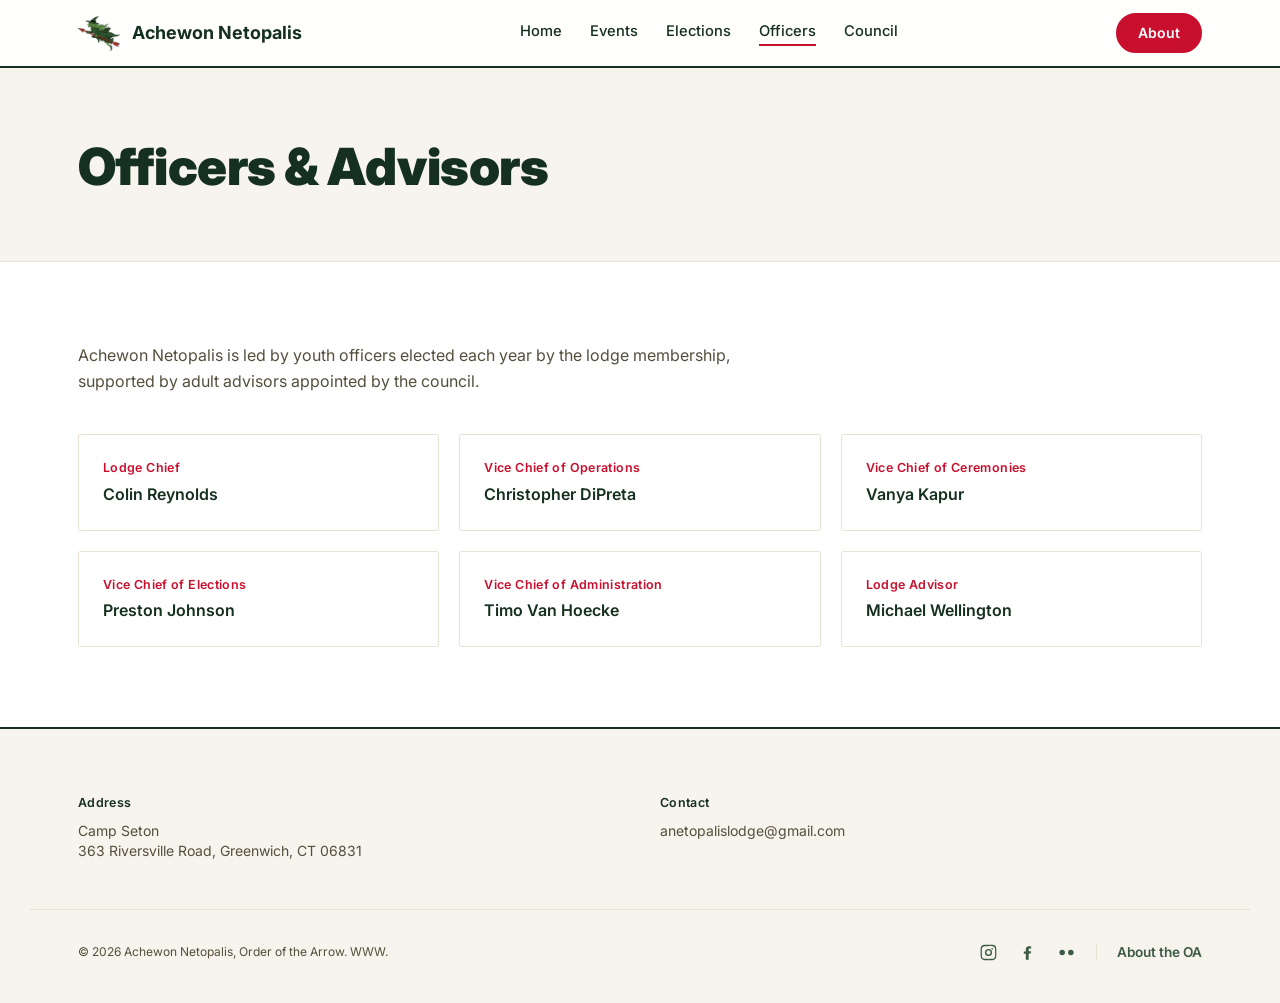
<file: officers/index.html>
<!DOCTYPE html>
<html lang="en">
<head>
<meta charset="UTF-8">
<meta name="viewport" content="width=device-width, initial-scale=1.0">
<title>Officers | Achewon Netopalis</title>
<meta name="description" content="Meet the youth officers and adult advisors leading Achewon Netopalis, the Order of the Arrow lodge of Greenwich Council.">
<link rel="icon" type="image/png" href="../assets/logo.png">
<link rel="preconnect" href="https://fonts.googleapis.com">
<link rel="preconnect" href="https://fonts.gstatic.com" crossorigin>
<link rel="stylesheet" href="../assets/styles.css">
<link rel="preload" as="style" href="https://fonts.googleapis.com/css2?family=Inter:wght@400;500;600;700;800;900&display=swap">
<link rel="stylesheet" href="https://fonts.googleapis.com/css2?family=Inter:wght@400;500;600;700;800;900&display=swap" media="print" onload="this.media='all'">
<noscript><link rel="stylesheet" href="https://fonts.googleapis.com/css2?family=Inter:wght@400;500;600;700;800;900&display=swap"></noscript>
</head>
<body class="w-full" data-page="officers">

<header class="fixed top-0 left-0 right-0 z-50" style="background:rgba(255,255,255,0.94); backdrop-filter:blur(6px); border-bottom:2px solid var(--forest);">
  <div class="fluid flex items-center justify-between py-3">
    <a href="../" class="flex items-center gap-3 shrink-0">
      <img src="../assets/logo.png" alt="Achewon Netopalis emblem" width="100" height="100" class="shrink-0" style="height:42px; width:auto; object-fit:contain;">
      <span class="font-bold text-lg leading-tight" style="color:var(--forest);">Achewon Netopalis</span>
    </a>
    <nav class="hidden md:flex items-center gap-7" style="color:var(--forest);">
      <a href="../" class="nav-link">Home</a>
      <a href="../events/" class="nav-link">Events</a>
      <a href="../elections/" class="nav-link">Elections</a>
      <a href="../officers/" class="nav-link active">Officers</a>
      <a href="https://www.greenwichscouting.org/" target="_blank" rel="noopener" class="nav-link">Council</a>
    </nav>
    <a href="https://oa-scouting.org/about" target="_blank" rel="noopener" class="hidden md:inline-flex btn-fill !py-2 !px-5 !text-sm">About</a>
    <button id="menu-btn" class="md:hidden" style="color:var(--forest);" aria-label="Toggle menu">
      <svg id="icon-open" width="26" height="26" viewBox="0 0 24 24" fill="none" stroke="currentColor" stroke-width="2" stroke-linecap="round"><line x1="3" y1="6" x2="21" y2="6"/><line x1="3" y1="12" x2="21" y2="12"/><line x1="3" y1="18" x2="21" y2="18"/></svg>
      <svg id="icon-close" width="26" height="26" viewBox="0 0 24 24" fill="none" stroke="currentColor" stroke-width="2" stroke-linecap="round" class="hidden"><line x1="18" y1="6" x2="6" y2="18"/><line x1="6" y1="6" x2="18" y2="18"/></svg>
    </button>
  </div>
  <div id="mobile-menu" class="md:hidden">
    <div class="fluid flex flex-col gap-1 pb-5 text-sm" style="color:var(--forest);">
      <a href="../" class="nav-link py-2 border-b" style="border-color:var(--line);">Home</a>
      <a href="../events/" class="nav-link py-2 border-b" style="border-color:var(--line);">Events</a>
      <a href="../elections/" class="nav-link py-2 border-b" style="border-color:var(--line);">Elections</a>
      <a href="../officers/" class="nav-link py-2 border-b" style="border-color:var(--line);">Officers</a>
      <a href="https://www.greenwichscouting.org/" target="_blank" rel="noopener" class="nav-link py-2">Greenwich Council</a>
    </div>
  </div>
</header>

<main>
<section class="w-full pt-32 pb-14" style="background:var(--bone); border-bottom:1px solid var(--line);">
  <div class="fluid">
    <h1 class="headline" style="font-size:clamp(2.1rem,4.4vw,3.2rem); color:var(--forest);">Officers &amp; Advisors</h1>
  </div>
</section>

<section class="w-full py-16 sm:py-20">
  <div class="fluid">
    <p class="leading-relaxed mb-10 max-w-2xl" style="color:#544f3d;">Achewon Netopalis is led by youth officers elected each year by the lodge membership, supported by adult advisors appointed by the council.</p>
    <div class="grid sm:grid-cols-2 lg:grid-cols-3 gap-5">
      <div class="officer-card">
        <p class="kicker mb-1" style="color:var(--red);">Lodge Chief</p>
        <p class="font-semibold" style="color:var(--forest);">Colin Reynolds</p>
      </div>
      <div class="officer-card">
        <p class="kicker mb-1" style="color:var(--red);">Vice Chief of Operations</p>
        <p class="font-semibold" style="color:var(--forest);">Christopher DiPreta</p>
      </div>
      <div class="officer-card">
        <p class="kicker mb-1" style="color:var(--red);">Vice Chief of Ceremonies</p>
        <p class="font-semibold" style="color:var(--forest);">Vanya Kapur</p>
      </div>
      <div class="officer-card">
        <p class="kicker mb-1" style="color:var(--red);">Vice Chief of Elections</p>
        <p class="font-semibold" style="color:var(--forest);">Preston Johnson</p>
      </div>
      <div class="officer-card">
        <p class="kicker mb-1" style="color:var(--red);">Vice Chief of Administration</p>
        <p class="font-semibold" style="color:var(--forest);">Timo Van Hoecke</p>
      </div>
      <div class="officer-card">
        <p class="kicker mb-1" style="color:var(--red);">Lodge Advisor</p>
        <p class="font-semibold" style="color:var(--forest);">Michael Wellington</p>
      </div>
    </div>
  </div>
</section>
</main>

<footer class="w-full pt-16 pb-10" style="background:var(--bone); border-top:2px solid var(--forest);">
  <div class="fluid grid sm:grid-cols-2 gap-10 text-sm mb-12" style="color:#544f3d;">
    <div>
      <p class="kicker mb-2" style="color:var(--forest);">Address</p>
      <p>Camp Seton<br>363 Riversville Road, Greenwich, CT 06831</p>
    </div>
    <div>
      <p class="kicker mb-2" style="color:var(--forest);">Contact</p>
      <p>anetopalislodge@gmail.com</p>
    </div>
  </div>
  <div class="fluid flex flex-col sm:flex-row items-center justify-between gap-6 pt-8 border-t" style="border-color:var(--line);">
    <p class="text-xs" style="color:#544f3d;">&copy; 2026 Achewon Netopalis, Order of the Arrow. WWW.</p>
    <div class="flex items-center gap-5">
      <a href="https://www.instagram.com/achewonnetopalis/" target="_blank" rel="noopener" aria-label="Instagram" style="color:var(--forest-soft);" onmouseover="this.style.color='#c8102e'" onmouseout="this.style.color='#3c5a44'">
        <svg width="19" height="19" viewBox="0 0 24 24" fill="currentColor"><path d="M12 2.2c3.2 0 3.6 0 4.9.07 3.3.15 4.8 1.7 4.9 4.9.07 1.3.07 1.6.07 4.8s0 3.6-.07 4.8c-.15 3.2-1.7 4.8-4.9 4.9-1.3.07-1.6.07-4.9.07s-3.6 0-4.9-.07c-3.2-.15-4.8-1.7-4.9-4.9C2 15.6 2 15.3 2 12s0-3.6.07-4.9c.15-3.2 1.7-4.8 4.9-4.9C8.4 2.2 8.7 2.2 12 2.2zm0 1.8c-3.1 0-3.5 0-4.7.07-2.3.1-3.5 1.3-3.6 3.6C3.6 8.7 3.6 9 3.6 12s0 3.3.07 4.4c.1 2.3 1.3 3.5 3.6 3.6 1.2.07 1.6.07 4.7.07s3.5 0 4.7-.07c2.3-.1 3.5-1.3 3.6-3.6.07-1.1.07-1.4.07-4.4s0-3.3-.07-4.4c-.1-2.3-1.3-3.5-3.6-3.6-1.2-.07-1.6-.07-4.7-.07zm0 3.5a4.5 4.5 0 1 1 0 9 4.5 4.5 0 0 1 0-9zm0 1.8a2.7 2.7 0 1 0 0 5.4 2.7 2.7 0 0 0 0-5.4zm5.7-1.9a1.05 1.05 0 1 1-2.1 0 1.05 1.05 0 0 1 2.1 0z"/></svg>
      </a>
      <a href="https://www.facebook.com/profile.php?id=61592514915849" target="_blank" rel="noopener" aria-label="Facebook" style="color:var(--forest-soft);" onmouseover="this.style.color='#c8102e'" onmouseout="this.style.color='#3c5a44'">
        <svg width="19" height="19" viewBox="0 0 24 24" fill="currentColor"><path d="M13.5 21v-7.6h2.6l.4-3h-3v-1.9c0-.87.24-1.46 1.5-1.46h1.6V4.34C15.9 4.24 15 4.18 13.9 4.18c-2.4 0-4 1.44-4 4.1v2.3H7.3v3h2.6V21h3.6z"/></svg>
      </a>
      <a href="https://www.flickr.com/photos/204835297@N02/" target="_blank" rel="noopener" aria-label="Flickr" style="color:var(--forest-soft);" onmouseover="this.style.color='#c8102e'" onmouseout="this.style.color='#3c5a44'">
        <svg width="19" height="19" viewBox="0 0 24 24" fill="currentColor"><circle cx="6.5" cy="12" r="3.5"/><circle cx="17.5" cy="12" r="3.5"/></svg>
      </a>
      <span style="width:1px; height:16px; background:var(--line);"></span>
      <a href="https://oa-scouting.org/about" target="_blank" rel="noopener" class="font-semibold" style="color:var(--forest-soft); font-size:0.85rem;" onmouseover="this.style.color='#c8102e'" onmouseout="this.style.color='#3c5a44'">About the OA</a>
    </div>
  </div>
</footer>

<script>
  const menuBtn = document.getElementById('menu-btn');
  const menu = document.getElementById('mobile-menu');
  const iconOpen = document.getElementById('icon-open');
  const iconClose = document.getElementById('icon-close');
  menuBtn.addEventListener('click', () => {
    menu.classList.toggle('open');
    iconOpen.classList.toggle('hidden');
    iconClose.classList.toggle('hidden');
  });
</script>
</body>
</html>
</file>
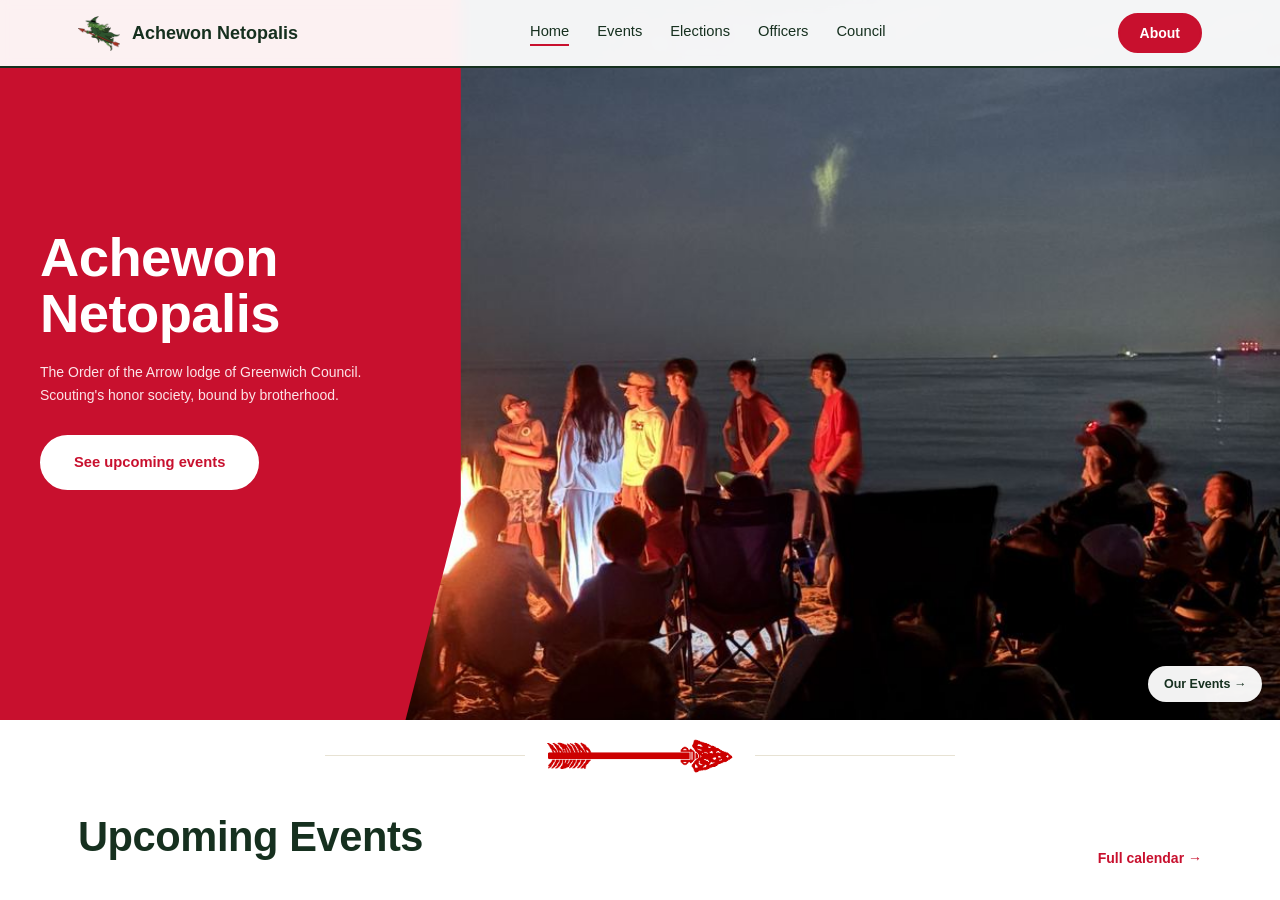
<file: OA-Website.html>
<!DOCTYPE html>
<html lang="en">
<head>
<meta charset="UTF-8">
<meta name="viewport" content="width=device-width, initial-scale=1.0">
<title>Achewon Netopalis | Order of the Arrow</title>
<link rel="icon" type="image/png" href="https://ctr-207.github.io/AchewonNetopalis/assets/logo.png">
<style>
  /* Full-page, borderless iframe that fills whatever space the council's
     page gives it. No fixed pixel sizes so it adapts to any width. */
  html, body {
    margin: 0;
    padding: 0;
    width: 100%;
    height: 100%;
  }
  iframe {
    display: block;
    width: 100%;
    height: 100vh;
    border: 0;
  }
</style>
</head>
<body>
  <!-- This is the only line that ever needs to change: swap the src if the
       lodge site's URL ever moves. Everything else on the council's page
       stays exactly as it is; only this file gets replaced. -->
  <iframe
    src="https://ctr-207.github.io/AchewonNetopalis/"
    title="Achewon Netopalis, Order of the Arrow"
    loading="lazy"
    allowfullscreen>
  </iframe>
</body>
</html>
</file>
<file: assets/styles.css>
*,:after,:before{--tw-border-spacing-x:0;--tw-border-spacing-y:0;--tw-translate-x:0;--tw-translate-y:0;--tw-rotate:0;--tw-skew-x:0;--tw-skew-y:0;--tw-scale-x:1;--tw-scale-y:1;--tw-pan-x: ;--tw-pan-y: ;--tw-pinch-zoom: ;--tw-scroll-snap-strictness:proximity;--tw-gradient-from-position: ;--tw-gradient-via-position: ;--tw-gradient-to-position: ;--tw-ordinal: ;--tw-slashed-zero: ;--tw-numeric-figure: ;--tw-numeric-spacing: ;--tw-numeric-fraction: ;--tw-ring-inset: ;--tw-ring-offset-width:0px;--tw-ring-offset-color:#fff;--tw-ring-color:rgba(59,130,246,.5);--tw-ring-offset-shadow:0 0 #0000;--tw-ring-shadow:0 0 #0000;--tw-shadow:0 0 #0000;--tw-shadow-colored:0 0 #0000;--tw-blur: ;--tw-brightness: ;--tw-contrast: ;--tw-grayscale: ;--tw-hue-rotate: ;--tw-invert: ;--tw-saturate: ;--tw-sepia: ;--tw-drop-shadow: ;--tw-backdrop-blur: ;--tw-backdrop-brightness: ;--tw-backdrop-contrast: ;--tw-backdrop-grayscale: ;--tw-backdrop-hue-rotate: ;--tw-backdrop-invert: ;--tw-backdrop-opacity: ;--tw-backdrop-saturate: ;--tw-backdrop-sepia: ;--tw-contain-size: ;--tw-contain-layout: ;--tw-contain-paint: ;--tw-contain-style: }::backdrop{--tw-border-spacing-x:0;--tw-border-spacing-y:0;--tw-translate-x:0;--tw-translate-y:0;--tw-rotate:0;--tw-skew-x:0;--tw-skew-y:0;--tw-scale-x:1;--tw-scale-y:1;--tw-pan-x: ;--tw-pan-y: ;--tw-pinch-zoom: ;--tw-scroll-snap-strictness:proximity;--tw-gradient-from-position: ;--tw-gradient-via-position: ;--tw-gradient-to-position: ;--tw-ordinal: ;--tw-slashed-zero: ;--tw-numeric-figure: ;--tw-numeric-spacing: ;--tw-numeric-fraction: ;--tw-ring-inset: ;--tw-ring-offset-width:0px;--tw-ring-offset-color:#fff;--tw-ring-color:rgba(59,130,246,.5);--tw-ring-offset-shadow:0 0 #0000;--tw-ring-shadow:0 0 #0000;--tw-shadow:0 0 #0000;--tw-shadow-colored:0 0 #0000;--tw-blur: ;--tw-brightness: ;--tw-contrast: ;--tw-grayscale: ;--tw-hue-rotate: ;--tw-invert: ;--tw-saturate: ;--tw-sepia: ;--tw-drop-shadow: ;--tw-backdrop-blur: ;--tw-backdrop-brightness: ;--tw-backdrop-contrast: ;--tw-backdrop-grayscale: ;--tw-backdrop-hue-rotate: ;--tw-backdrop-invert: ;--tw-backdrop-opacity: ;--tw-backdrop-saturate: ;--tw-backdrop-sepia: ;--tw-contain-size: ;--tw-contain-layout: ;--tw-contain-paint: ;--tw-contain-style: }/*! tailwindcss v3.4.19 | MIT License | https://tailwindcss.com*/*,:after,:before{box-sizing:border-box;border:0 solid #e5e7eb}:after,:before{--tw-content:""}:host,html{line-height:1.5;-webkit-text-size-adjust:100%;-moz-tab-size:4;-o-tab-size:4;tab-size:4;font-family:ui-sans-serif,system-ui,sans-serif,Apple Color Emoji,Segoe UI Emoji,Segoe UI Symbol,Noto Color Emoji;font-feature-settings:normal;font-variation-settings:normal;-webkit-tap-highlight-color:transparent}body{margin:0;line-height:inherit}hr{height:0;color:inherit;border-top-width:1px}abbr:where([title]){-webkit-text-decoration:underline dotted;text-decoration:underline dotted}h1,h2,h3,h4,h5,h6{font-size:inherit;font-weight:inherit}a{color:inherit;text-decoration:inherit}b,strong{font-weight:bolder}code,kbd,pre,samp{font-family:ui-monospace,SFMono-Regular,Menlo,Monaco,Consolas,Liberation Mono,Courier New,monospace;font-feature-settings:normal;font-variation-settings:normal;font-size:1em}small{font-size:80%}sub,sup{font-size:75%;line-height:0;position:relative;vertical-align:baseline}sub{bottom:-.25em}sup{top:-.5em}table{text-indent:0;border-color:inherit;border-collapse:collapse}button,input,optgroup,select,textarea{font-family:inherit;font-feature-settings:inherit;font-variation-settings:inherit;font-size:100%;font-weight:inherit;line-height:inherit;letter-spacing:inherit;color:inherit;margin:0;padding:0}button,select{text-transform:none}button,input:where([type=button]),input:where([type=reset]),input:where([type=submit]){-webkit-appearance:button;background-color:transparent;background-image:none}:-moz-focusring{outline:auto}:-moz-ui-invalid{box-shadow:none}progress{vertical-align:baseline}::-webkit-inner-spin-button,::-webkit-outer-spin-button{height:auto}[type=search]{-webkit-appearance:textfield;outline-offset:-2px}::-webkit-search-decoration{-webkit-appearance:none}::-webkit-file-upload-button{-webkit-appearance:button;font:inherit}summary{display:list-item}blockquote,dd,dl,figure,h1,h2,h3,h4,h5,h6,hr,p,pre{margin:0}fieldset{margin:0}fieldset,legend{padding:0}menu,ol,ul{list-style:none;margin:0;padding:0}dialog{padding:0}textarea{resize:vertical}input::-moz-placeholder,textarea::-moz-placeholder{opacity:1;color:#9ca3af}input::placeholder,textarea::placeholder{opacity:1;color:#9ca3af}[role=button],button{cursor:pointer}:disabled{cursor:default}audio,canvas,embed,iframe,img,object,svg,video{display:block;vertical-align:middle}img,video{max-width:100%;height:auto}[hidden]:where(:not([hidden=until-found])){display:none}.\!container{width:100%!important}.container{width:100%}@media (min-width:640px){.\!container{max-width:640px!important}.container{max-width:640px}}@media (min-width:768px){.\!container{max-width:768px!important}.container{max-width:768px}}@media (min-width:1024px){.\!container{max-width:1024px!important}.container{max-width:1024px}}@media (min-width:1280px){.\!container{max-width:1280px!important}.container{max-width:1280px}}@media (min-width:1536px){.\!container{max-width:1536px!important}.container{max-width:1536px}}.visible{visibility:visible}.static{position:static}.fixed{position:fixed}.absolute{position:absolute}.relative{position:relative}.sticky{position:sticky}.left-0{left:0}.right-0{right:0}.top-0{top:0}.isolate{isolation:isolate}.z-50{z-index:50}.col-span-full{grid-column:1/-1}.mb-1{margin-bottom:.25rem}.mb-10{margin-bottom:2.5rem}.mb-12{margin-bottom:3rem}.mb-2{margin-bottom:.5rem}.mb-3{margin-bottom:.75rem}.mb-4{margin-bottom:1rem}.mb-5{margin-bottom:1.25rem}.mb-6{margin-bottom:1.5rem}.mb-7{margin-bottom:1.75rem}.mt-1{margin-top:.25rem}.mt-10{margin-top:2.5rem}.mt-14{margin-top:3.5rem}.mt-2{margin-top:.5rem}.mt-4{margin-top:1rem}.mt-5{margin-top:1.25rem}.block{display:block}.inline{display:inline}.flex{display:flex}.table{display:table}.grid{display:grid}.contents{display:contents}.list-item{display:list-item}.hidden{display:none}.h-72{height:18rem}.h-px{height:1px}.w-full{width:100%}.max-w-2xl{max-width:42rem}.flex-1{flex:1 1 0%}.flex-shrink,.shrink{flex-shrink:1}.shrink-0{flex-shrink:0}.grow{flex-grow:1}.border-collapse{border-collapse:collapse}.transform{transform:translate(var(--tw-translate-x),var(--tw-translate-y)) rotate(var(--tw-rotate)) skewX(var(--tw-skew-x)) skewY(var(--tw-skew-y)) scaleX(var(--tw-scale-x)) scaleY(var(--tw-scale-y))}.grid-cols-4{grid-template-columns:repeat(4,minmax(0,1fr))}.flex-col{flex-direction:column}.flex-wrap{flex-wrap:wrap}.items-start{align-items:flex-start}.items-end{align-items:flex-end}.items-center{align-items:center}.justify-center{justify-content:center}.justify-between{justify-content:space-between}.gap-1{gap:.25rem}.gap-10{gap:2.5rem}.gap-12{gap:3rem}.gap-3{gap:.75rem}.gap-4{gap:1rem}.gap-5{gap:1.25rem}.gap-6{gap:1.5rem}.gap-7{gap:1.75rem}.overflow-hidden,.truncate{overflow:hidden}.truncate{text-overflow:ellipsis;white-space:nowrap}.border{border-width:1px}.border-b{border-bottom-width:1px}.border-t{border-top-width:1px}.p-6{padding:1.5rem}.\!px-5{padding-left:1.25rem!important;padding-right:1.25rem!important}.\!px-6{padding-left:1.5rem!important;padding-right:1.5rem!important}.\!py-2{padding-top:.5rem!important;padding-bottom:.5rem!important}.\!py-2\.5{padding-top:.625rem!important;padding-bottom:.625rem!important}.px-6{padding-left:1.5rem;padding-right:1.5rem}.py-10{padding-top:2.5rem;padding-bottom:2.5rem}.py-12{padding-top:3rem;padding-bottom:3rem}.py-16{padding-top:4rem;padding-bottom:4rem}.py-2{padding-top:.5rem;padding-bottom:.5rem}.py-3{padding-top:.75rem;padding-bottom:.75rem}.pb-10{padding-bottom:2.5rem}.pb-14{padding-bottom:3.5rem}.pb-16{padding-bottom:4rem}.pb-2{padding-bottom:.5rem}.pb-5{padding-bottom:1.25rem}.pt-16{padding-top:4rem}.pt-32{padding-top:8rem}.pt-6{padding-top:1.5rem}.pt-8{padding-top:2rem}.text-center{text-align:center}.\!text-sm{font-size:.875rem!important;line-height:1.25rem!important}.text-lg{font-size:1.125rem;line-height:1.75rem}.text-sm{font-size:.875rem;line-height:1.25rem}.text-xs{font-size:.75rem;line-height:1rem}.font-bold{font-weight:700}.font-semibold{font-weight:600}.uppercase{text-transform:uppercase}.capitalize{text-transform:capitalize}.italic{font-style:italic}.leading-\[1\.02\]{line-height:1.02}.leading-relaxed{line-height:1.625}.leading-tight{line-height:1.25}.underline{text-decoration-line:underline}.outline{outline-style:solid}.drop-shadow{--tw-drop-shadow:drop-shadow(0 1px 2px rgba(0,0,0,.1)) drop-shadow(0 1px 1px rgba(0,0,0,.06))}.drop-shadow,.invert{filter:var(--tw-blur) var(--tw-brightness) var(--tw-contrast) var(--tw-grayscale) var(--tw-hue-rotate) var(--tw-invert) var(--tw-saturate) var(--tw-sepia) var(--tw-drop-shadow)}.invert{--tw-invert:invert(100%)}.filter{filter:var(--tw-blur) var(--tw-brightness) var(--tw-contrast) var(--tw-grayscale) var(--tw-hue-rotate) var(--tw-invert) var(--tw-saturate) var(--tw-sepia) var(--tw-drop-shadow)}.backdrop-filter{-webkit-backdrop-filter:var(--tw-backdrop-blur) var(--tw-backdrop-brightness) var(--tw-backdrop-contrast) var(--tw-backdrop-grayscale) var(--tw-backdrop-hue-rotate) var(--tw-backdrop-invert) var(--tw-backdrop-opacity) var(--tw-backdrop-saturate) var(--tw-backdrop-sepia);backdrop-filter:var(--tw-backdrop-blur) var(--tw-backdrop-brightness) var(--tw-backdrop-contrast) var(--tw-backdrop-grayscale) var(--tw-backdrop-hue-rotate) var(--tw-backdrop-invert) var(--tw-backdrop-opacity) var(--tw-backdrop-saturate) var(--tw-backdrop-sepia)}.transition{transition-property:color,background-color,border-color,text-decoration-color,fill,stroke,opacity,box-shadow,transform,filter,-webkit-backdrop-filter;transition-property:color,background-color,border-color,text-decoration-color,fill,stroke,opacity,box-shadow,transform,filter,backdrop-filter;transition-property:color,background-color,border-color,text-decoration-color,fill,stroke,opacity,box-shadow,transform,filter,backdrop-filter,-webkit-backdrop-filter;transition-timing-function:cubic-bezier(.4,0,.2,1);transition-duration:.15s}.ease-in{transition-timing-function:cubic-bezier(.4,0,1,1)}.ease-out{transition-timing-function:cubic-bezier(0,0,.2,1)}.\[xml\:lang\]{xml:lang}@media (min-width:640px){.sm\:mt-12{margin-top:3rem}.sm\:h-96{height:24rem}.sm\:grid-cols-2{grid-template-columns:repeat(2,minmax(0,1fr))}.sm\:grid-cols-3{grid-template-columns:repeat(3,minmax(0,1fr))}.sm\:flex-row{flex-direction:row}.sm\:items-center{align-items:center}.sm\:justify-between{justify-content:space-between}.sm\:gap-6{gap:1.5rem}.sm\:gap-8{gap:2rem}.sm\:p-8{padding:2rem}.sm\:px-10{padding-left:2.5rem;padding-right:2.5rem}.sm\:py-20{padding-top:5rem}.sm\:pb-20,.sm\:py-20{padding-bottom:5rem}.sm\:pb-4{padding-bottom:1rem}.sm\:pt-8{padding-top:2rem}}@media (min-width:768px){.md\:absolute{position:absolute}.md\:inset-0{inset:0}.md\:left-0{left:0}.md\:top-0{top:0}.md\:flex{display:flex}.md\:inline-flex{display:inline-flex}.md\:hidden{display:none}.md\:h-auto{height:auto}.md\:h-full{height:100%}.md\:min-h-\[min\(88vh\2c 720px\)\]{min-height:min(88vh,720px)}.md\:w-\[min\(36\%\2c 520px\)\]{width:min(36%,520px)}.md\:grid-cols-2{grid-template-columns:repeat(2,minmax(0,1fr))}}@media (min-width:1024px){.lg\:grid-cols-3{grid-template-columns:repeat(3,minmax(0,1fr))}}
[hidden]{ display:none !important; }

:root{
  --white:#ffffff;
  --bone:#f6f4ec;
  --forest:#16301f;
  --forest-soft:#3c5a44;
  --red:#c8102e;
  --red-dark:#9c0c23;
  --ink:#242318;
  --line:#e7e2d3;
}
html{ scroll-behavior:smooth; }
html,body{ width:100%; max-width:100%; overflow-x:hidden; margin:0; }
body{ font-family:'Inter',sans-serif; color:var(--ink); background:var(--white); }
.headline{ font-family:'Inter',sans-serif; font-weight:900; letter-spacing:-0.01em; }
.fluid{ width:100%; max-width:1220px; margin-inline:auto; padding-inline:clamp(1.25rem,4vw,3rem); }
.kicker{ font-size:0.78rem; font-weight:600; letter-spacing:0.03em; }
.btn-fill{
  display:inline-flex; align-items:center; justify-content:center;
  border-radius:999px; padding:0.9rem 2rem; font-weight:600; font-size:0.92rem;
  border:2px solid var(--red); background:var(--red); color:#fff;
  transition:background-color .25s ease, border-color .25s ease; white-space:nowrap;
}
.btn-fill:hover{ background:var(--red-dark); border-color:var(--red-dark); }
.btn-ghost{
  display:inline-flex; align-items:center; justify-content:center;
  border-radius:999px; padding:0.9rem 2rem; font-weight:600; font-size:0.92rem;
  border:2px solid var(--forest); background:transparent; color:var(--forest);
  transition:background-color .25s ease; white-space:nowrap;
}
.btn-ghost:hover{ background:rgba(22,48,31,0.08); }
.btn-fill-onred{
  display:inline-flex; align-items:center; justify-content:center;
  border-radius:999px; padding:0.9rem 2rem; font-weight:600; font-size:0.92rem;
  border:2px solid #fff; background:#fff; color:var(--red);
  transition:background-color .25s ease, color .25s ease; white-space:nowrap;
}
.btn-fill-onred:hover{ background:var(--red-dark); border-color:var(--red-dark); color:#fff; }
.placeholder-img{
  display:flex; align-items:center; justify-content:center; text-align:center;
  background:repeating-linear-gradient(45deg,#f6f4ec,#f6f4ec 12px,#ece7d5 12px,#ece7d5 24px);
  border:1px solid var(--line); color:#7d765c; font-size:0.8rem; font-weight:600;
  letter-spacing:.02em; padding:1rem;
}
.nav-link{ position:relative; padding-bottom:3px; font-weight:500; font-size:0.92rem; }
.nav-link::after{ content:''; position:absolute; left:0; bottom:0; height:2px; width:0; background:var(--red); transition:width .25s ease; }
.nav-link:hover::after, .nav-link.active::after{ width:100%; }
@keyframes fadeSlideUp{ 0%{opacity:0; transform:translateY(24px);} 100%{opacity:1; transform:translateY(0);} }
.hero-reveal{ opacity:0; animation:fadeSlideUp 0.85s ease-out 0.4s forwards; }
#mobile-menu{ max-height:0; overflow:hidden; transition:max-height .3s ease; }
#mobile-menu.open{ max-height:420px; }

.angle-panel{ clip-path: none; }
@media (min-width:768px){
  .angle-panel{ clip-path: polygon(0 0, 100% 0, 100% 70%, 88% 100%, 0 100%); }
}

.hero-slide{ position:absolute; inset:0; width:100%; height:100%; opacity:0; object-fit:cover; object-position:center; transition:opacity 1.2s ease; }

/* Small corner badge on the hero photo, linking to the latest event recap */
.event-badge{
  position:absolute; z-index:20; display:inline-flex; align-items:center; gap:0.4rem;
  background:rgba(255,255,255,0.95); color:var(--forest); font-size:0.78rem; font-weight:600;
  padding:0.55rem 1rem; border-radius:999px; box-shadow:0 2px 10px rgba(0,0,0,0.18);
  transition:transform .2s ease, box-shadow .2s ease;
}
.event-badge:hover{ transform:translateY(-1px); box-shadow:0 4px 14px rgba(0,0,0,0.24); }

.note-tile{
  background:#fff; border:1px solid var(--line); border-radius:0.15rem; padding:1.5rem 1.25rem 1.25rem;
  box-shadow:3px 4px 10px rgba(22,48,31,0.09); position:relative; cursor:pointer;
  transition:transform .2s ease, box-shadow .2s ease;
}
.note-tile.tilt-l{ transform:rotate(-1.6deg); }
.note-tile.tilt-r{ transform:rotate(1.4deg); }
.note-tile.tilt-l:hover{ transform:rotate(-1.6deg) translateY(-5px); box-shadow:5px 9px 16px rgba(22,48,31,0.16); }
.note-tile.tilt-r:hover{ transform:rotate(1.4deg) translateY(-5px); box-shadow:5px 9px 16px rgba(22,48,31,0.16); }
.note-pin{ width:11px; height:11px; border-radius:50%; background:var(--red); position:absolute; top:-5px; left:50%; transform:translateX(-50%); box-shadow:0 2px 3px rgba(0,0,0,0.25); }
.note-date{ font-weight:800; font-size:1.6rem; color:var(--red); line-height:1; letter-spacing:-0.01em; }

.arrow-divider-wrap{ position:relative; width:190px; height:36px; }
.arrow-divider-wrap img{ position:absolute; top:50%; left:50%; height:190px; width:auto; transform:translate(-50%,-50%) rotate(90deg); }

/* Event detail modal: white card, red border, arrow tucked inside near the bottom (above the border) */
#event-modal{ position:fixed; inset:0; z-index:200; display:none; align-items:center; justify-content:center; padding:1.5rem; background:rgba(22,48,31,0.55); }
#event-modal.open{ display:flex; }
.modal-card{ position:relative; width:100%; max-width:min(94vw, 640px); background:#fff; border:3px solid var(--red); border-radius:0.9rem; padding:3rem 2.75rem 2.25rem; }
.modal-close{ position:absolute; top:1.1rem; right:1.1rem; color:var(--forest-soft); background:none; border:none; cursor:pointer; padding:0.4rem; line-height:0; }
.modal-close:hover{ color:var(--red); }
.modal-close svg{ width:26px; height:26px; }
.modal-arrow-wrap{ position:relative; width:72px; height:19px; margin:1.8rem auto 0; }
.modal-arrow-wrap img{ position:absolute; top:50%; left:50%; height:72px; width:auto; transform:translate(-50%,-50%) rotate(90deg); }

.officer-card{ border:1px solid var(--line); border-radius:0.15rem; padding:1.5rem; }
</file>
